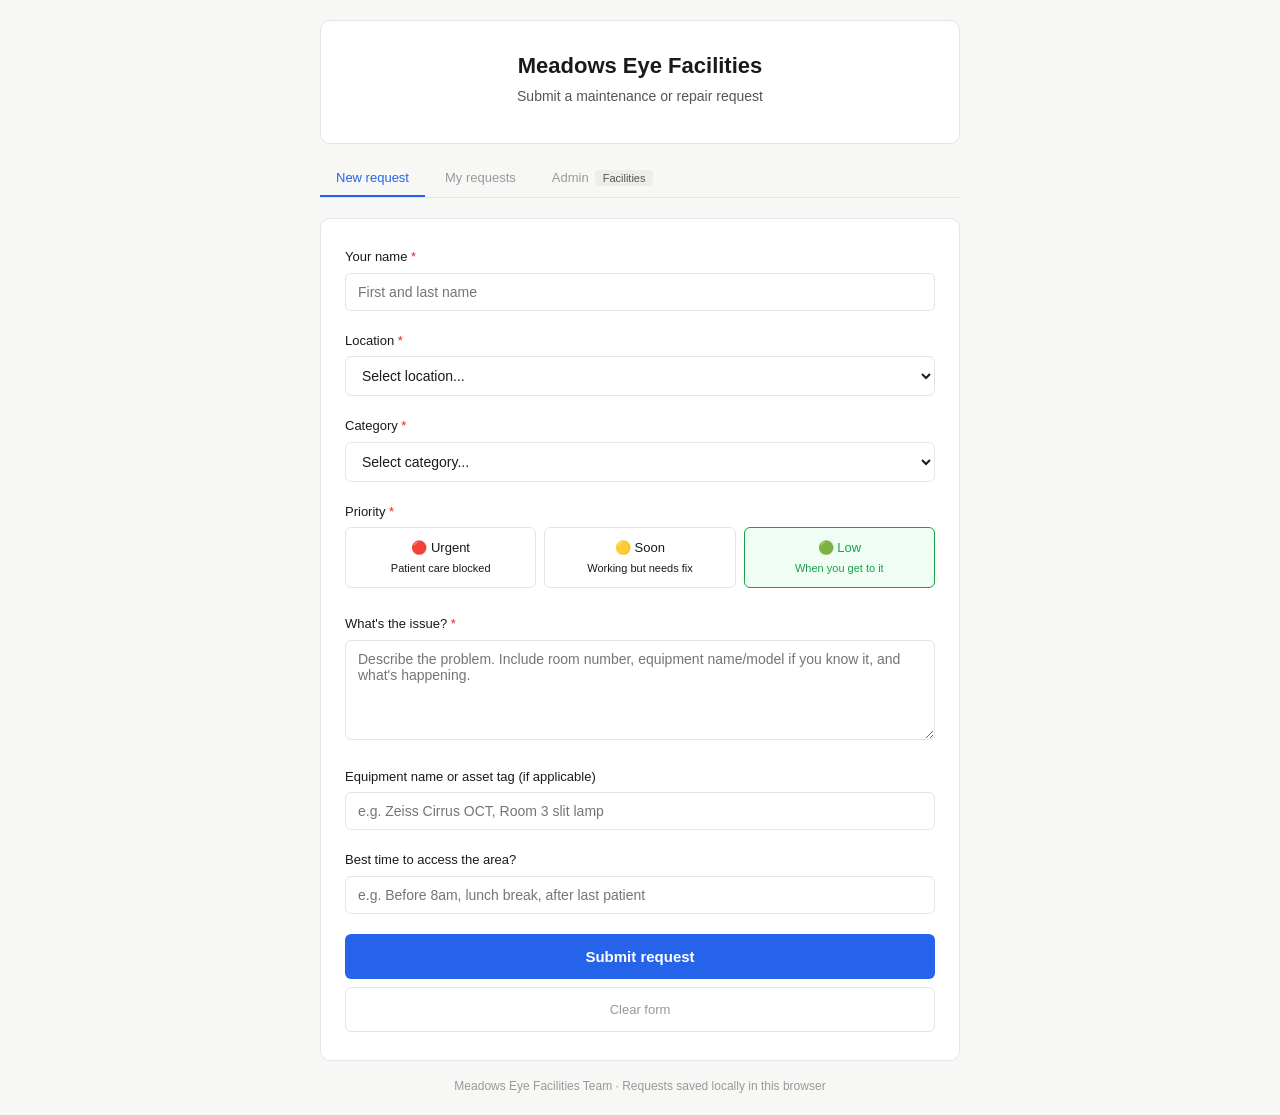
<file: facilities-request-form.html>
<!DOCTYPE html>
<html lang="en">
<head>
<meta charset="UTF-8">
<meta name="viewport" content="width=device-width, initial-scale=1.0">
<title>Meadows Eye — Facilities Request</title>
<style>
*{box-sizing:border-box;margin:0;padding:0}
:root{--bg:#ffffff;--bg2:#f7f7f5;--bg3:#eeeee9;--text:#1a1a1a;--text2:#555;--text3:#999;--accent:#2563eb;--accent-bg:#eff6ff;--danger:#dc2626;--danger-bg:#fef2f2;--success:#16a34a;--success-bg:#f0fdf4;--warning:#d97706;--warning-bg:#fffbeb;--border:#e5e5e5;--border2:#d4d4d4;--radius:10px;--font:-apple-system,BlinkMacSystemFont,"Segoe UI",Roboto,sans-serif}
@media(prefers-color-scheme:dark){:root{--bg:#1a1a1a;--bg2:#252525;--bg3:#333;--text:#e5e5e5;--text2:#aaa;--text3:#777;--accent:#60a5fa;--accent-bg:#1e3a5f;--danger:#f87171;--danger-bg:#4c1919;--success:#4ade80;--success-bg:#14532d;--warning:#fbbf24;--warning-bg:#451a03;--border:#333;--border2:#444}}
body{font-family:var(--font);background:var(--bg2);color:var(--text);line-height:1.5;min-height:100vh;padding:20px}
.container{max-width:640px;margin:0 auto}
.card{background:var(--bg);border:1px solid var(--border);border-radius:var(--radius);padding:28px 24px;margin-bottom:16px}
.header{text-align:center;margin-bottom:8px}
.header h1{font-size:22px;font-weight:600;margin-bottom:4px}
.header p{font-size:14px;color:var(--text2)}
.priority-bar{display:flex;gap:8px;padding:14px 16px;border-radius:var(--radius);margin-bottom:20px;font-size:13px;align-items:center}
.priority-bar.urgent{background:var(--danger-bg);color:var(--danger)}
.priority-bar.normal{background:var(--accent-bg);color:var(--accent)}
.priority-bar i{font-size:18px;flex-shrink:0}
.form-group{margin-bottom:20px}
.form-group label{display:block;font-size:13px;font-weight:500;margin-bottom:6px;color:var(--text)}
.form-group .hint{font-size:12px;color:var(--text3);margin-top:4px}
.required::after{content:" *";color:var(--danger)}
input[type="text"],input[type="date"],input[type="time"],textarea,select{width:100%;font-size:14px;padding:10px 12px;border:1px solid var(--border);border-radius:6px;background:var(--bg);color:var(--text);font-family:var(--font);transition:border-color .15s}
input:focus,textarea:focus,select:focus{outline:none;border-color:var(--accent);box-shadow:0 0 0 3px var(--accent-bg)}
textarea{resize:vertical;min-height:100px}
select{appearance:auto}
.radio-group{display:flex;flex-wrap:wrap;gap:8px}
.radio-opt{flex:1;min-width:120px}
.radio-opt input{display:none}
.radio-opt label{display:block;padding:10px 14px;border:1px solid var(--border);border-radius:6px;text-align:center;font-size:13px;cursor:pointer;transition:all .15s}
.radio-opt input:checked+label{border-color:var(--accent);background:var(--accent-bg);color:var(--accent);font-weight:500}
.radio-opt label:hover{border-color:var(--border2);background:var(--bg2)}
.priority-group .radio-opt:nth-child(1) input:checked+label{border-color:var(--danger);background:var(--danger-bg);color:var(--danger)}
.priority-group .radio-opt:nth-child(2) input:checked+label{border-color:var(--warning);background:var(--warning-bg);color:var(--warning)}
.priority-group .radio-opt:nth-child(3) input:checked+label{border-color:var(--success);background:var(--success-bg);color:var(--success)}
.btn{width:100%;padding:14px;font-size:15px;font-weight:600;border:none;border-radius:6px;cursor:pointer;font-family:var(--font);transition:opacity .15s}
.btn-submit{background:var(--accent);color:#fff}.btn-submit:hover{opacity:.9}
.btn-submit:disabled{opacity:.5;cursor:not-allowed}
.btn-reset{background:none;color:var(--text3);border:1px solid var(--border);margin-top:8px;font-weight:400;font-size:13px}
.success-msg{display:none;text-align:center;padding:40px 20px}
.success-msg h2{font-size:20px;margin-bottom:8px;color:var(--success)}
.success-msg p{font-size:14px;color:var(--text2);margin-bottom:20px}
.success-msg .ticket{font-size:28px;font-weight:700;color:var(--accent);margin-bottom:4px}
.request-list{margin-top:20px}
.request-list h3{font-size:14px;font-weight:500;color:var(--text2);margin-bottom:12px}
.req-item{display:flex;justify-content:space-between;align-items:center;padding:12px 14px;border:1px solid var(--border);border-radius:6px;margin-bottom:8px;font-size:13px}
.req-item .req-id{font-weight:600;color:var(--accent)}
.req-item .req-meta{color:var(--text2);font-size:12px}
.req-status{font-size:11px;font-weight:500;padding:3px 10px;border-radius:20px}
.status-open{background:var(--warning-bg);color:var(--warning)}
.status-progress{background:var(--accent-bg);color:var(--accent)}
.status-done{background:var(--success-bg);color:var(--success)}
.tab-row{display:flex;gap:4px;margin-bottom:20px;border-bottom:1px solid var(--border)}
.tab-btn{padding:10px 16px;font-size:13px;font-weight:500;border:none;background:none;color:var(--text3);border-bottom:2px solid transparent;cursor:pointer;font-family:var(--font)}
.tab-btn.active{color:var(--accent);border-bottom-color:var(--accent)}
.tab-panel{display:none}.tab-panel.active{display:block}
.admin-badge{font-size:11px;background:var(--bg3);color:var(--text2);padding:2px 8px;border-radius:4px;margin-left:6px}
.count-badge{background:var(--danger);color:#fff;font-size:11px;padding:1px 7px;border-radius:10px;margin-left:4px}
@media(max-width:500px){.card{padding:20px 16px}.radio-opt{min-width:90px}}
</style>
</head>
<body>

<div class="container">
  <div class="card">
    <div class="header">
      <h1>Meadows Eye Facilities</h1>
      <p>Submit a maintenance or repair request</p>
    </div>
  </div>

  <div class="tab-row">
    <button class="tab-btn active" data-tab="form">New request</button>
    <button class="tab-btn" data-tab="history">My requests <span class="count-badge" id="open-count" style="display:none">0</span></button>
    <button class="tab-btn" data-tab="admin">Admin<span class="admin-badge">Facilities</span></button>
  </div>

  <!-- NEW REQUEST FORM -->
  <div class="tab-panel active" id="panel-form">
    <div class="card" id="form-card">
      <div class="form-group">
        <label class="required">Your name</label>
        <input type="text" id="f-name" placeholder="First and last name">
      </div>

      <div class="form-group">
        <label class="required">Location</label>
        <select id="f-location">
          <option value="">Select location...</option>
          <option>Henderson</option>
          <option>Camino</option>
          <option>Edna</option>
          <option>East</option>
          <option>Southwest</option>
          <option>Pahrump</option>
          <option>Centennial</option>
          <option>Smoke Ranch</option>
          <option>Admin 1090</option>
          <option>Surgery Center</option>
        </select>
      </div>

      <div class="form-group">
        <label class="required">Category</label>
        <select id="f-category">
          <option value="">Select category...</option>
          <option>Equipment — diagnostic (OCT, slit lamp, visual field, etc.)</option>
          <option>Equipment — surgical</option>
          <option>Equipment — other (printer, phone, computer)</option>
          <option>HVAC — too hot / too cold / humidity</option>
          <option>Electrical — lights, outlets, power</option>
          <option>Plumbing — leak, drain, water</option>
          <option>Furniture — chairs, desks, cabinets</option>
          <option>Safety — fire extinguisher, exit sign, trip hazard</option>
          <option>Cleaning / Janitorial</option>
          <option>Doors / Locks / Keys / Badges</option>
          <option>Pest issue</option>
          <option>Signage</option>
          <option>Other</option>
        </select>
      </div>

      <div class="form-group">
        <label class="required">Priority</label>
        <div class="radio-group priority-group">
          <div class="radio-opt">
            <input type="radio" name="priority" id="p-urgent" value="Urgent">
            <label for="p-urgent">🔴 Urgent<br><span style="font-size:11px;font-weight:400">Patient care blocked</span></label>
          </div>
          <div class="radio-opt">
            <input type="radio" name="priority" id="p-soon" value="Soon">
            <label for="p-soon">🟡 Soon<br><span style="font-size:11px;font-weight:400">Working but needs fix</span></label>
          </div>
          <div class="radio-opt">
            <input type="radio" name="priority" id="p-low" value="Low" checked>
            <label for="p-low">🟢 Low<br><span style="font-size:11px;font-weight:400">When you get to it</span></label>
          </div>
        </div>
      </div>

      <div class="form-group">
        <label class="required">What's the issue?</label>
        <textarea id="f-issue" placeholder="Describe the problem. Include room number, equipment name/model if you know it, and what's happening."></textarea>
      </div>

      <div class="form-group">
        <label>Equipment name or asset tag (if applicable)</label>
        <input type="text" id="f-equipment" placeholder="e.g. Zeiss Cirrus OCT, Room 3 slit lamp">
      </div>

      <div class="form-group">
        <label>Best time to access the area?</label>
        <input type="text" id="f-access" placeholder="e.g. Before 8am, lunch break, after last patient">
      </div>

      <button class="btn btn-submit" id="submit-btn" onclick="submitRequest()">Submit request</button>
      <button class="btn btn-reset" onclick="resetForm()">Clear form</button>
    </div>

    <!-- Success message -->
    <div class="card success-msg" id="success-card">
      <div style="font-size:48px;margin-bottom:12px">✅</div>
      <h2>Request submitted</h2>
      <p>Your ticket number:</p>
      <div class="ticket" id="ticket-num"></div>
      <p>The facilities team has been notified. You can check the status in "My requests."</p>
      <button class="btn btn-submit" onclick="newRequest()" style="max-width:200px;margin:0 auto">Submit another</button>
    </div>
  </div>

  <!-- MY REQUESTS -->
  <div class="tab-panel" id="panel-history">
    <div class="card">
      <div class="request-list" id="my-requests">
        <p style="font-size:14px;color:var(--text3);text-align:center;padding:20px 0">No requests yet. Submit one using the form.</p>
      </div>
    </div>
  </div>

  <!-- ADMIN PANEL -->
  <div class="tab-panel" id="panel-admin">
    <div class="card">
      <div style="display:flex;justify-content:space-between;align-items:center;margin-bottom:16px;flex-wrap:wrap;gap:8px">
        <h3 style="font-size:15px;font-weight:600">All requests</h3>
        <div style="display:flex;gap:8px">
          <select id="admin-filter" style="width:140px;font-size:12px;padding:6px 8px">
            <option value="">All statuses</option>
            <option value="Open">Open</option>
            <option value="In progress">In progress</option>
            <option value="Done">Done</option>
          </select>
          <select id="admin-loc-filter" style="width:140px;font-size:12px;padding:6px 8px">
            <option value="">All locations</option>
            <option>Henderson</option><option>Camino</option><option>Edna</option><option>East</option>
            <option>Southwest</option><option>Pahrump</option><option>Centennial</option>
            <option>Smoke Ranch</option><option>Admin 1090</option><option>Surgery Center</option>
          </select>
          <button class="btn" style="padding:6px 12px;font-size:12px;white-space:nowrap" onclick="exportRequests()">Export CSV</button>
        </div>
      </div>
      <div id="admin-list"></div>
      <div style="margin-top:16px;padding-top:12px;border-top:1px solid var(--border)">
        <div style="display:flex;gap:16px;font-size:13px;color:var(--text2);flex-wrap:wrap">
          <span>Total: <strong id="admin-total">0</strong></span>
          <span>Open: <strong id="admin-open" style="color:var(--warning)">0</strong></span>
          <span>In progress: <strong id="admin-ip" style="color:var(--accent)">0</strong></span>
          <span>Done: <strong id="admin-done" style="color:var(--success)">0</strong></span>
        </div>
      </div>
    </div>
  </div>

  <div style="text-align:center;font-size:12px;color:var(--text3);margin-top:12px">
    Meadows Eye Facilities Team · Requests saved locally in this browser
  </div>
</div>

<script>
// Tab switching
document.querySelectorAll('.tab-btn').forEach(t=>{
  t.addEventListener('click',()=>{
    document.querySelectorAll('.tab-btn').forEach(b=>b.classList.remove('active'));
    document.querySelectorAll('.tab-panel').forEach(p=>p.classList.remove('active'));
    t.classList.add('active');
    document.getElementById('panel-'+t.dataset.tab).classList.add('active');
    if(t.dataset.tab==='history')renderMyRequests();
    if(t.dataset.tab==='admin')renderAdmin();
  });
});

function getRequests(){
  try{return JSON.parse(localStorage.getItem('me_requests'))||[]}catch(e){return[]}
}
function saveRequests(r){localStorage.setItem('me_requests',JSON.stringify(r))}

function generateId(){
  var d=new Date();
  var prefix='ME';
  var num=String(Math.floor(Math.random()*9000)+1000);
  return prefix+'-'+String(d.getMonth()+1).padStart(2,'0')+String(d.getDate()).padStart(2,'0')+'-'+num;
}

function submitRequest(){
  var name=document.getElementById('f-name').value.trim();
  var loc=document.getElementById('f-location').value;
  var cat=document.getElementById('f-category').value;
  var priority=document.querySelector('input[name="priority"]:checked').value;
  var issue=document.getElementById('f-issue').value.trim();
  var equip=document.getElementById('f-equipment').value.trim();
  var access=document.getElementById('f-access').value.trim();

  if(!name||!loc||!cat||!issue){
    alert('Please fill in all required fields (name, location, category, and issue description).');
    return;
  }

  var id=generateId();
  var req={
    id:id,
    name:name,
    location:loc,
    category:cat,
    priority:priority,
    issue:issue,
    equipment:equip,
    access:access,
    status:'Open',
    submitted:new Date().toISOString(),
    notes:''
  };

  var requests=getRequests();
  requests.unshift(req);
  saveRequests(requests);

  document.getElementById('ticket-num').textContent=id;
  document.getElementById('form-card').style.display='none';
  document.getElementById('success-card').style.display='block';
  updateOpenCount();
}

function newRequest(){
  resetForm();
  document.getElementById('form-card').style.display='block';
  document.getElementById('success-card').style.display='none';
}

function resetForm(){
  document.getElementById('f-name').value='';
  document.getElementById('f-location').value='';
  document.getElementById('f-category').value='';
  document.getElementById('f-issue').value='';
  document.getElementById('f-equipment').value='';
  document.getElementById('f-access').value='';
  document.getElementById('p-low').checked=true;
}

function renderMyRequests(){
  var requests=getRequests();
  var container=document.getElementById('my-requests');
  if(requests.length===0){
    container.innerHTML='<p style="font-size:14px;color:var(--text3);text-align:center;padding:20px 0">No requests yet.</p>';
    return;
  }
  var h='';
  requests.forEach(r=>{
    var statusCls=r.status==='Open'?'status-open':r.status==='In progress'?'status-progress':'status-done';
    var date=new Date(r.submitted).toLocaleDateString();
    var priorityDot=r.priority==='Urgent'?'🔴 ':r.priority==='Soon'?'🟡 ':'🟢 ';
    h+='<div class="req-item"><div><span class="req-id">'+r.id+'</span><div class="req-meta">'+priorityDot+r.location+' · '+r.category+'</div><div class="req-meta">'+date+' — '+r.issue.substring(0,80)+(r.issue.length>80?'...':'')+'</div>'+(r.notes?'<div class="req-meta" style="margin-top:4px;color:var(--accent)">📝 '+r.notes+'</div>':'')+'</div><span class="req-status '+statusCls+'">'+r.status+'</span></div>';
  });
  container.innerHTML=h;
}

function renderAdmin(){
  var requests=getRequests();
  var statusFilter=document.getElementById('admin-filter').value;
  var locFilter=document.getElementById('admin-loc-filter').value;
  var filtered=requests.filter(r=>{
    if(statusFilter&&r.status!==statusFilter)return false;
    if(locFilter&&r.location!==locFilter)return false;
    return true;
  });

  var container=document.getElementById('admin-list');
  if(filtered.length===0){
    container.innerHTML='<p style="font-size:14px;color:var(--text3);text-align:center;padding:20px 0">No requests match filters.</p>';
  }else{
    var h='';
    filtered.forEach((r,i)=>{
      var priorityDot=r.priority==='Urgent'?'🔴':r.priority==='Soon'?'🟡':'🟢';
      var date=new Date(r.submitted).toLocaleDateString();
      h+='<div style="border:1px solid var(--border);border-radius:6px;padding:14px;margin-bottom:10px">';
      h+='<div style="display:flex;justify-content:space-between;align-items:flex-start;margin-bottom:8px;flex-wrap:wrap;gap:8px">';
      h+='<div><span style="font-weight:600;color:var(--accent)">'+r.id+'</span> <span style="font-size:12px;color:var(--text3)">'+date+'</span></div>';
      h+='<div style="display:flex;gap:6px;align-items:center">';
      h+='<span style="font-size:14px">'+priorityDot+'</span>';
      h+='<select onchange="updateStatus(\''+r.id+'\',this.value)" style="font-size:12px;padding:4px 8px;width:auto">';
      ['Open','In progress','Done'].forEach(s=>{h+='<option'+(r.status===s?' selected':'')+'>'+s+'</option>'});
      h+='</select></div></div>';
      h+='<div style="font-size:13px;margin-bottom:4px"><strong>'+r.name+'</strong> · '+r.location+'</div>';
      h+='<div style="font-size:13px;margin-bottom:4px;color:var(--text2)">'+r.category+(r.equipment?' · '+r.equipment:'')+'</div>';
      h+='<div style="font-size:13px;margin-bottom:8px">'+r.issue+'</div>';
      if(r.access){h+='<div style="font-size:12px;color:var(--text3)">🕐 Best access: '+r.access+'</div>'}
      h+='<div style="margin-top:8px"><input type="text" placeholder="Add a note (visible to requester)..." value="'+(r.notes||'')+'" onchange="updateNote(\''+r.id+'\',this.value)" style="font-size:12px;padding:6px 8px"></div>';
      h+='</div>';
    });
    container.innerHTML=h;
  }

  var open=requests.filter(r=>r.status==='Open').length;
  var ip=requests.filter(r=>r.status==='In progress').length;
  var done=requests.filter(r=>r.status==='Done').length;
  document.getElementById('admin-total').textContent=requests.length;
  document.getElementById('admin-open').textContent=open;
  document.getElementById('admin-ip').textContent=ip;
  document.getElementById('admin-done').textContent=done;
}

function updateStatus(id,status){
  var requests=getRequests();
  var r=requests.find(x=>x.id===id);
  if(r){r.status=status;saveRequests(requests);renderAdmin();updateOpenCount()}
}

function updateNote(id,note){
  var requests=getRequests();
  var r=requests.find(x=>x.id===id);
  if(r){r.notes=note;saveRequests(requests)}
}

function updateOpenCount(){
  var open=getRequests().filter(r=>r.status==='Open').length;
  var badge=document.getElementById('open-count');
  if(open>0){badge.textContent=open;badge.style.display='inline'}
  else{badge.style.display='none'}
}

function exportRequests(){
  var requests=getRequests();
  var csv='Ticket,Date,Name,Location,Category,Priority,Equipment,Issue,Access Time,Status,Notes\n';
  requests.forEach(r=>{
    csv+='"'+r.id+'","'+new Date(r.submitted).toLocaleDateString()+'","'+r.name+'","'+r.location+'","'+r.category+'","'+r.priority+'","'+(r.equipment||'')+'","'+r.issue.replace(/"/g,'""')+'","'+(r.access||'')+'","'+r.status+'","'+(r.notes||'')+'"\n';
  });
  var blob=new Blob([csv],{type:'text/csv'});
  var a=document.createElement('a');a.href=URL.createObjectURL(blob);
  a.download='facilities-requests-'+new Date().toISOString().split('T')[0]+'.csv';a.click();
}

// Filter listeners
document.getElementById('admin-filter').addEventListener('change',renderAdmin);
document.getElementById('admin-loc-filter').addEventListener('change',renderAdmin);

// Init
updateOpenCount();
</script>
</body>
</html>
</file>
